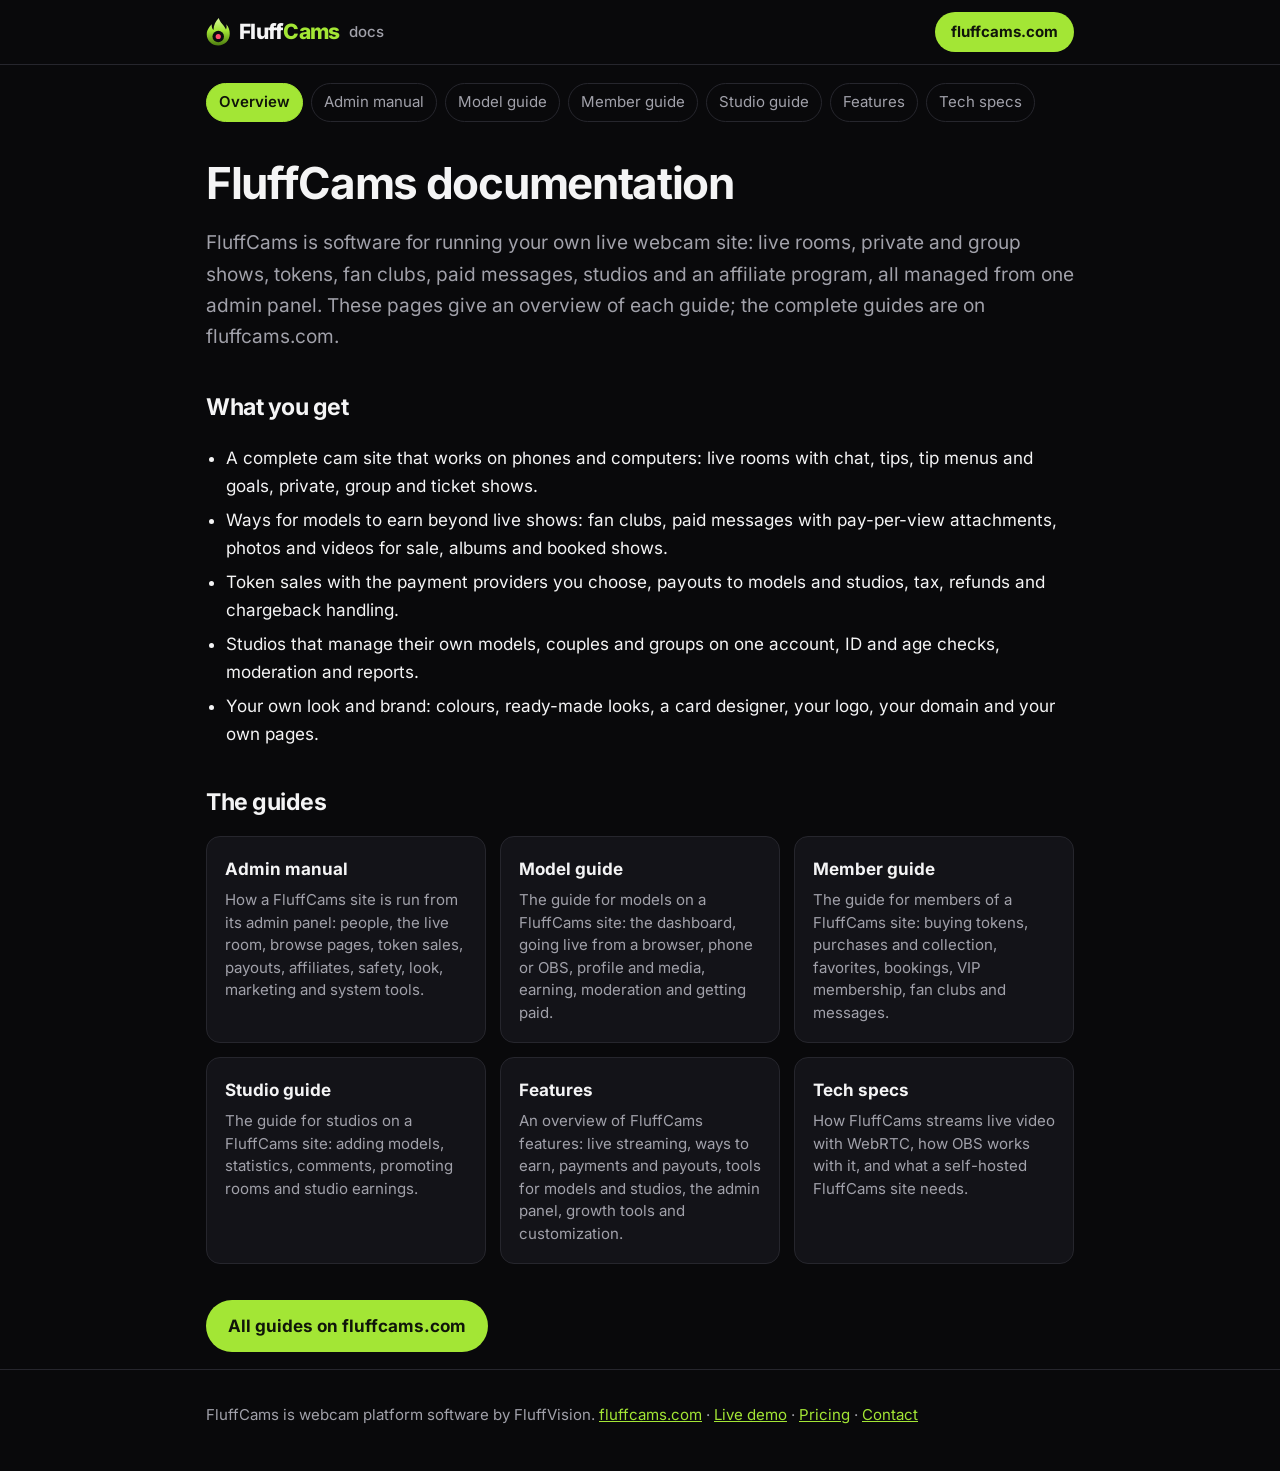
<file: index.html>
<!doctype html>
<html lang="en">
<head>
<meta charset="utf-8">
<meta name="viewport" content="width=device-width, initial-scale=1">
<title>FluffCams documentation: webcam platform software</title>
<meta name="description" content="What FluffCams is and how to run a live webcam site with it: guides for site owners, models, studios and members.">
<link rel="canonical" href="https://fluffcams.github.io/">
<meta name="google-site-verification" content="PcugKjRMslemBCjX_sc_W9IA26r-CPSDRGikKKZsCIQ">
<link rel="icon" href="/img/logo.svg" type="image/svg+xml">
<meta property="og:type" content="website">
<meta property="og:site_name" content="FluffCams documentation">
<meta property="og:title" content="FluffCams documentation: webcam platform software">
<meta property="og:description" content="What FluffCams is and how to run a live webcam site with it: guides for site owners, models, studios and members.">
<meta property="og:url" content="https://fluffcams.github.io/">
<meta property="og:image" content="https://fluffcams.github.io/img/share.png">
<meta property="og:image:width" content="1280">
<meta property="og:image:height" content="640">
<meta name="twitter:card" content="summary_large_image">
<link rel="stylesheet" href="/style.css">
<script type="application/ld+json">{"@context":"https://schema.org","@type":"TechArticle","headline":"FluffCams documentation: webcam platform software","description":"What FluffCams is and how to run a live webcam site with it: guides for site owners, models, studios and members.","url":"https://fluffcams.github.io/","publisher":{"@type":"Organization","name":"FluffCams","url":"https://fluffcams.com/"}}</script>
</head>
<body>
<header class="top"><div class="wrap"><a class="logo" href="/"><img src="/img/logo.svg" alt="" width="25" height="30"><span>Fluff<b>Cams</b></span><small>docs</small></a><a class="cta" href="https://fluffcams.com/">fluffcams.com</a></div></header>
<div class="wrap"><nav class="nav" aria-label="Guides"><a href="/" aria-current="page">Overview</a><a href="/admin-manual.html">Admin manual</a><a href="/model-guide.html">Model guide</a><a href="/member-guide.html">Member guide</a><a href="/studio-guide.html">Studio guide</a><a href="/features.html">Features</a><a href="/tech-specs.html">Tech specs</a></nav></div>
<main class="wrap">
<h1>FluffCams documentation</h1>
<p class="lead">FluffCams is software for running your own live webcam site: live rooms, private and group shows, tokens, fan clubs, paid messages, studios and an affiliate program, all managed from one admin panel. These pages give an overview of each guide; the complete guides are on fluffcams.com.</p>
<h2>What you get</h2>
<ul><li>A complete cam site that works on phones and computers: live rooms with chat, tips, tip menus and goals, private, group and ticket shows.</li><li>Ways for models to earn beyond live shows: fan clubs, paid messages with pay-per-view attachments, photos and videos for sale, albums and booked shows.</li><li>Token sales with the payment providers you choose, payouts to models and studios, tax, refunds and chargeback handling.</li><li>Studios that manage their own models, couples and groups on one account, ID and age checks, moderation and reports.</li><li>Your own look and brand: colours, ready-made looks, a card designer, your logo, your domain and your own pages.</li></ul>
<h2>The guides</h2>
<div class="cards"><a class="card" href="/admin-manual.html"><b>Admin manual</b><span>How a FluffCams site is run from its admin panel: people, the live room, browse pages, token sales, payouts, affiliates, safety, look, marketing and system tools.</span></a><a class="card" href="/model-guide.html"><b>Model guide</b><span>The guide for models on a FluffCams site: the dashboard, going live from a browser, phone or OBS, profile and media, earning, moderation and getting paid.</span></a><a class="card" href="/member-guide.html"><b>Member guide</b><span>The guide for members of a FluffCams site: buying tokens, purchases and collection, favorites, bookings, VIP membership, fan clubs and messages.</span></a><a class="card" href="/studio-guide.html"><b>Studio guide</b><span>The guide for studios on a FluffCams site: adding models, statistics, comments, promoting rooms and studio earnings.</span></a><a class="card" href="/features.html"><b>Features</b><span>An overview of FluffCams features: live streaming, ways to earn, payments and payouts, tools for models and studios, the admin panel, growth tools and customization.</span></a><a class="card" href="/tech-specs.html"><b>Tech specs</b><span>How FluffCams streams live video with WebRTC, how OBS works with it, and what a self-hosted FluffCams site needs.</span></a></div>
<p class="full"><a class="btn" href="https://fluffcams.com/docs">All guides on fluffcams.com</a></p>
</main>
<footer class="foot"><div class="wrap"><p>FluffCams is webcam platform software by FluffVision. <a href="https://fluffcams.com/">fluffcams.com</a> · <a href="https://fluffcams.com/demo">Live demo</a> · <a href="https://fluffcams.com/pricing">Pricing</a> · <a href="https://fluffcams.com/contact">Contact</a></p></div></footer>
</body>
</html>
</file>
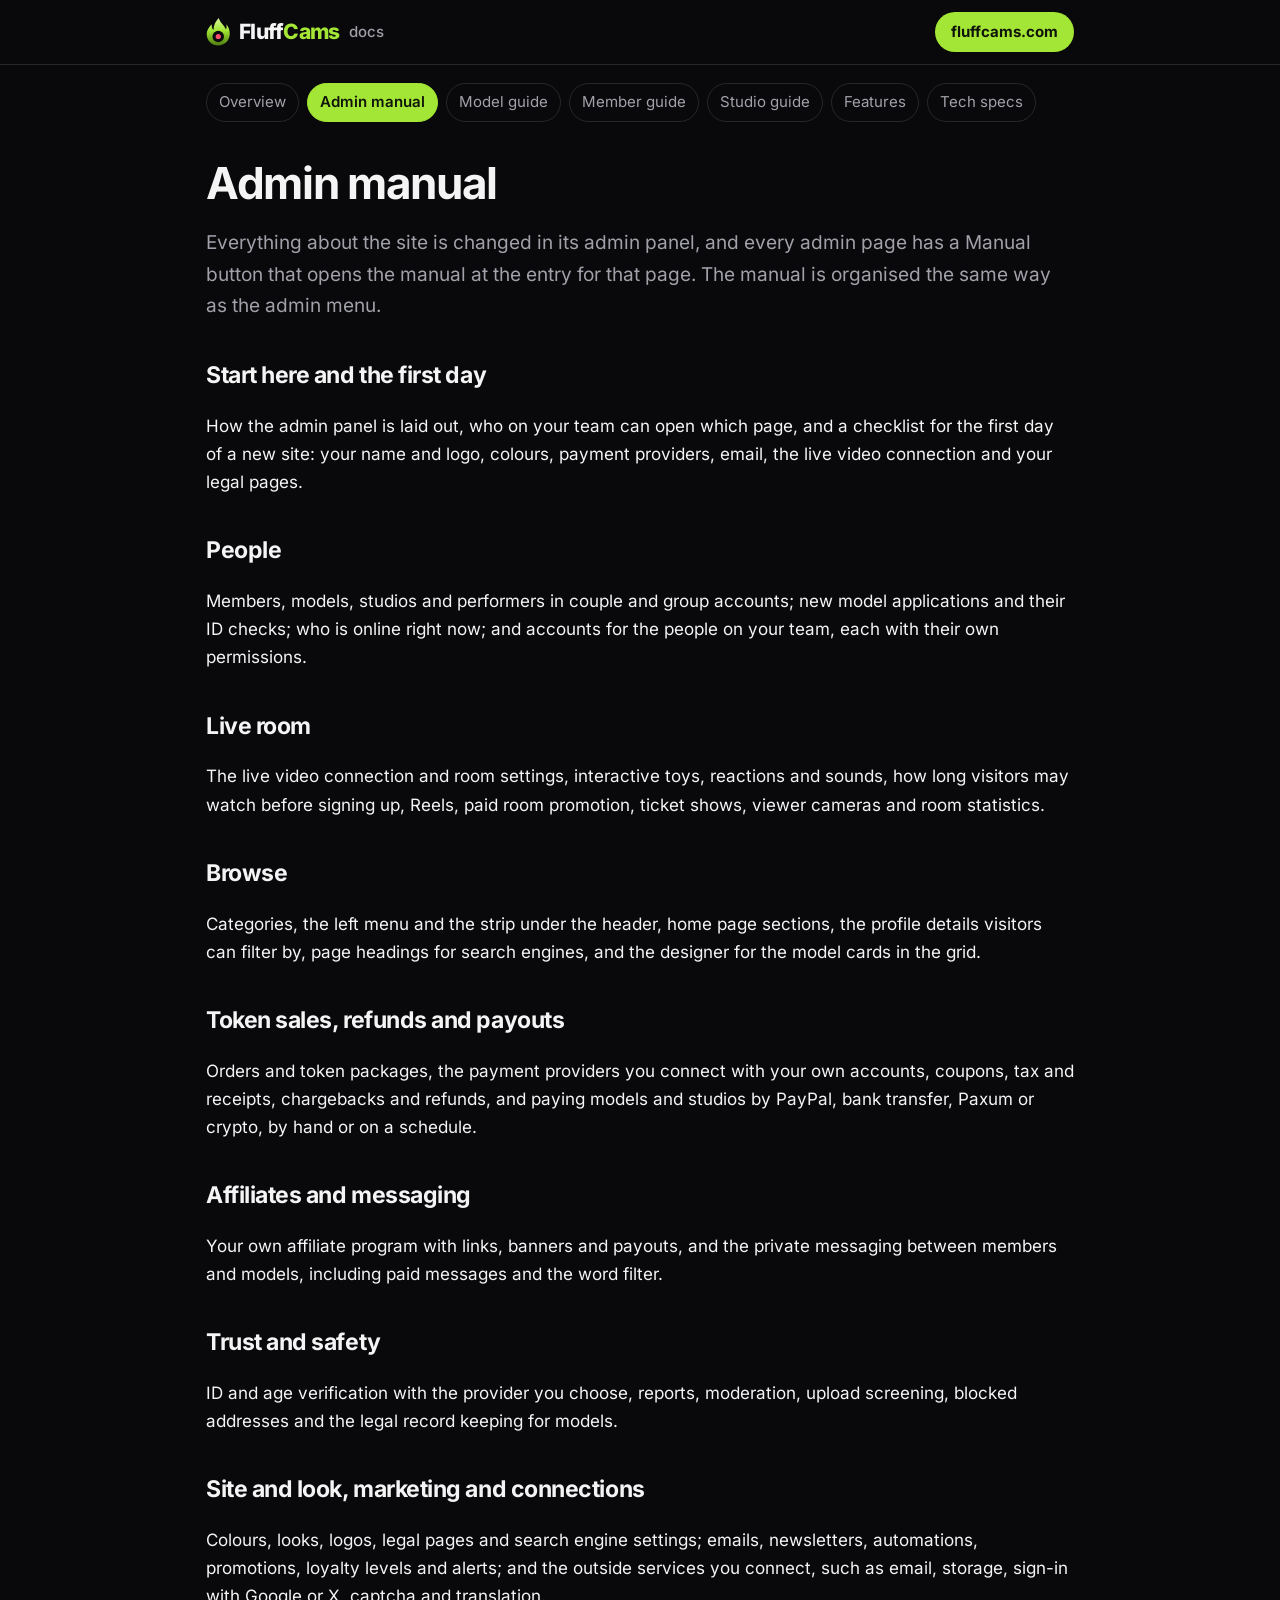
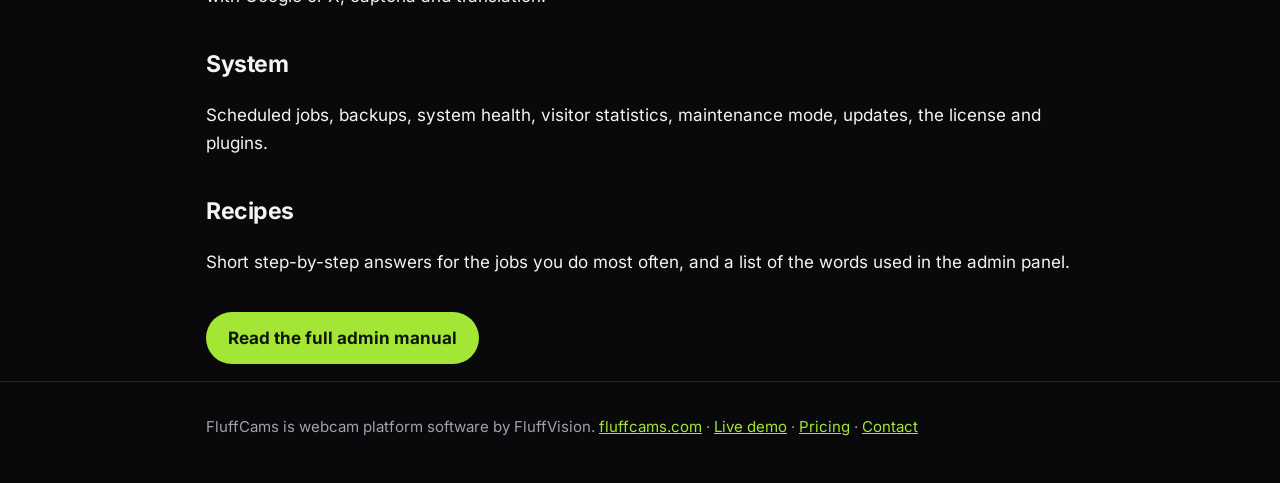
<file: admin-manual.html>
<!doctype html>
<html lang="en">
<head>
<meta charset="utf-8">
<meta name="viewport" content="width=device-width, initial-scale=1">
<title>Admin manual: running a FluffCams site</title>
<meta name="description" content="How a FluffCams site is run from its admin panel: people, the live room, browse pages, token sales, payouts, affiliates, safety, look, marketing and system tools.">
<link rel="canonical" href="https://fluffcams.github.io/admin-manual.html">
<link rel="icon" href="/img/logo.svg" type="image/svg+xml">
<meta property="og:type" content="website">
<meta property="og:site_name" content="FluffCams documentation">
<meta property="og:title" content="Admin manual: running a FluffCams site">
<meta property="og:description" content="How a FluffCams site is run from its admin panel: people, the live room, browse pages, token sales, payouts, affiliates, safety, look, marketing and system tools.">
<meta property="og:url" content="https://fluffcams.github.io/admin-manual.html">
<meta property="og:image" content="https://fluffcams.github.io/img/share.png">
<meta property="og:image:width" content="1280">
<meta property="og:image:height" content="640">
<meta name="twitter:card" content="summary_large_image">
<link rel="stylesheet" href="/style.css">
<script type="application/ld+json">{"@context":"https://schema.org","@type":"TechArticle","headline":"Admin manual: running a FluffCams site","description":"How a FluffCams site is run from its admin panel: people, the live room, browse pages, token sales, payouts, affiliates, safety, look, marketing and system tools.","url":"https://fluffcams.github.io/admin-manual.html","publisher":{"@type":"Organization","name":"FluffCams","url":"https://fluffcams.com/"}}</script>
</head>
<body>
<header class="top"><div class="wrap"><a class="logo" href="/"><img src="/img/logo.svg" alt="" width="25" height="30"><span>Fluff<b>Cams</b></span><small>docs</small></a><a class="cta" href="https://fluffcams.com/">fluffcams.com</a></div></header>
<div class="wrap"><nav class="nav" aria-label="Guides"><a href="/">Overview</a><a href="/admin-manual.html" aria-current="page">Admin manual</a><a href="/model-guide.html">Model guide</a><a href="/member-guide.html">Member guide</a><a href="/studio-guide.html">Studio guide</a><a href="/features.html">Features</a><a href="/tech-specs.html">Tech specs</a></nav></div>
<main class="wrap">
<h1>Admin manual</h1>
<p class="lead">Everything about the site is changed in its admin panel, and every admin page has a Manual button that opens the manual at the entry for that page. The manual is organised the same way as the admin menu.</p>
<h2>Start here and the first day</h2>
<p>How the admin panel is laid out, who on your team can open which page, and a checklist for the first day of a new site: your name and logo, colours, payment providers, email, the live video connection and your legal pages.</p>
<h2>People</h2>
<p>Members, models, studios and performers in couple and group accounts; new model applications and their ID checks; who is online right now; and accounts for the people on your team, each with their own permissions.</p>
<h2>Live room</h2>
<p>The live video connection and room settings, interactive toys, reactions and sounds, how long visitors may watch before signing up, Reels, paid room promotion, ticket shows, viewer cameras and room statistics.</p>
<h2>Browse</h2>
<p>Categories, the left menu and the strip under the header, home page sections, the profile details visitors can filter by, page headings for search engines, and the designer for the model cards in the grid.</p>
<h2>Token sales, refunds and payouts</h2>
<p>Orders and token packages, the payment providers you connect with your own accounts, coupons, tax and receipts, chargebacks and refunds, and paying models and studios by PayPal, bank transfer, Paxum or crypto, by hand or on a schedule.</p>
<h2>Affiliates and messaging</h2>
<p>Your own affiliate program with links, banners and payouts, and the private messaging between members and models, including paid messages and the word filter.</p>
<h2>Trust and safety</h2>
<p>ID and age verification with the provider you choose, reports, moderation, upload screening, blocked addresses and the legal record keeping for models.</p>
<h2>Site and look, marketing and connections</h2>
<p>Colours, looks, logos, legal pages and search engine settings; emails, newsletters, automations, promotions, loyalty levels and alerts; and the outside services you connect, such as email, storage, sign-in with Google or X, captcha and translation.</p>
<h2>System</h2>
<p>Scheduled jobs, backups, system health, visitor statistics, maintenance mode, updates, the license and plugins.</p>
<h2>Recipes</h2>
<p>Short step-by-step answers for the jobs you do most often, and a list of the words used in the admin panel.</p>
<p class="full"><a class="btn" href="https://fluffcams.com/docs/admin-manual">Read the full admin manual</a></p>
</main>
<footer class="foot"><div class="wrap"><p>FluffCams is webcam platform software by FluffVision. <a href="https://fluffcams.com/">fluffcams.com</a> · <a href="https://fluffcams.com/demo">Live demo</a> · <a href="https://fluffcams.com/pricing">Pricing</a> · <a href="https://fluffcams.com/contact">Contact</a></p></div></footer>
</body>
</html>
</file>
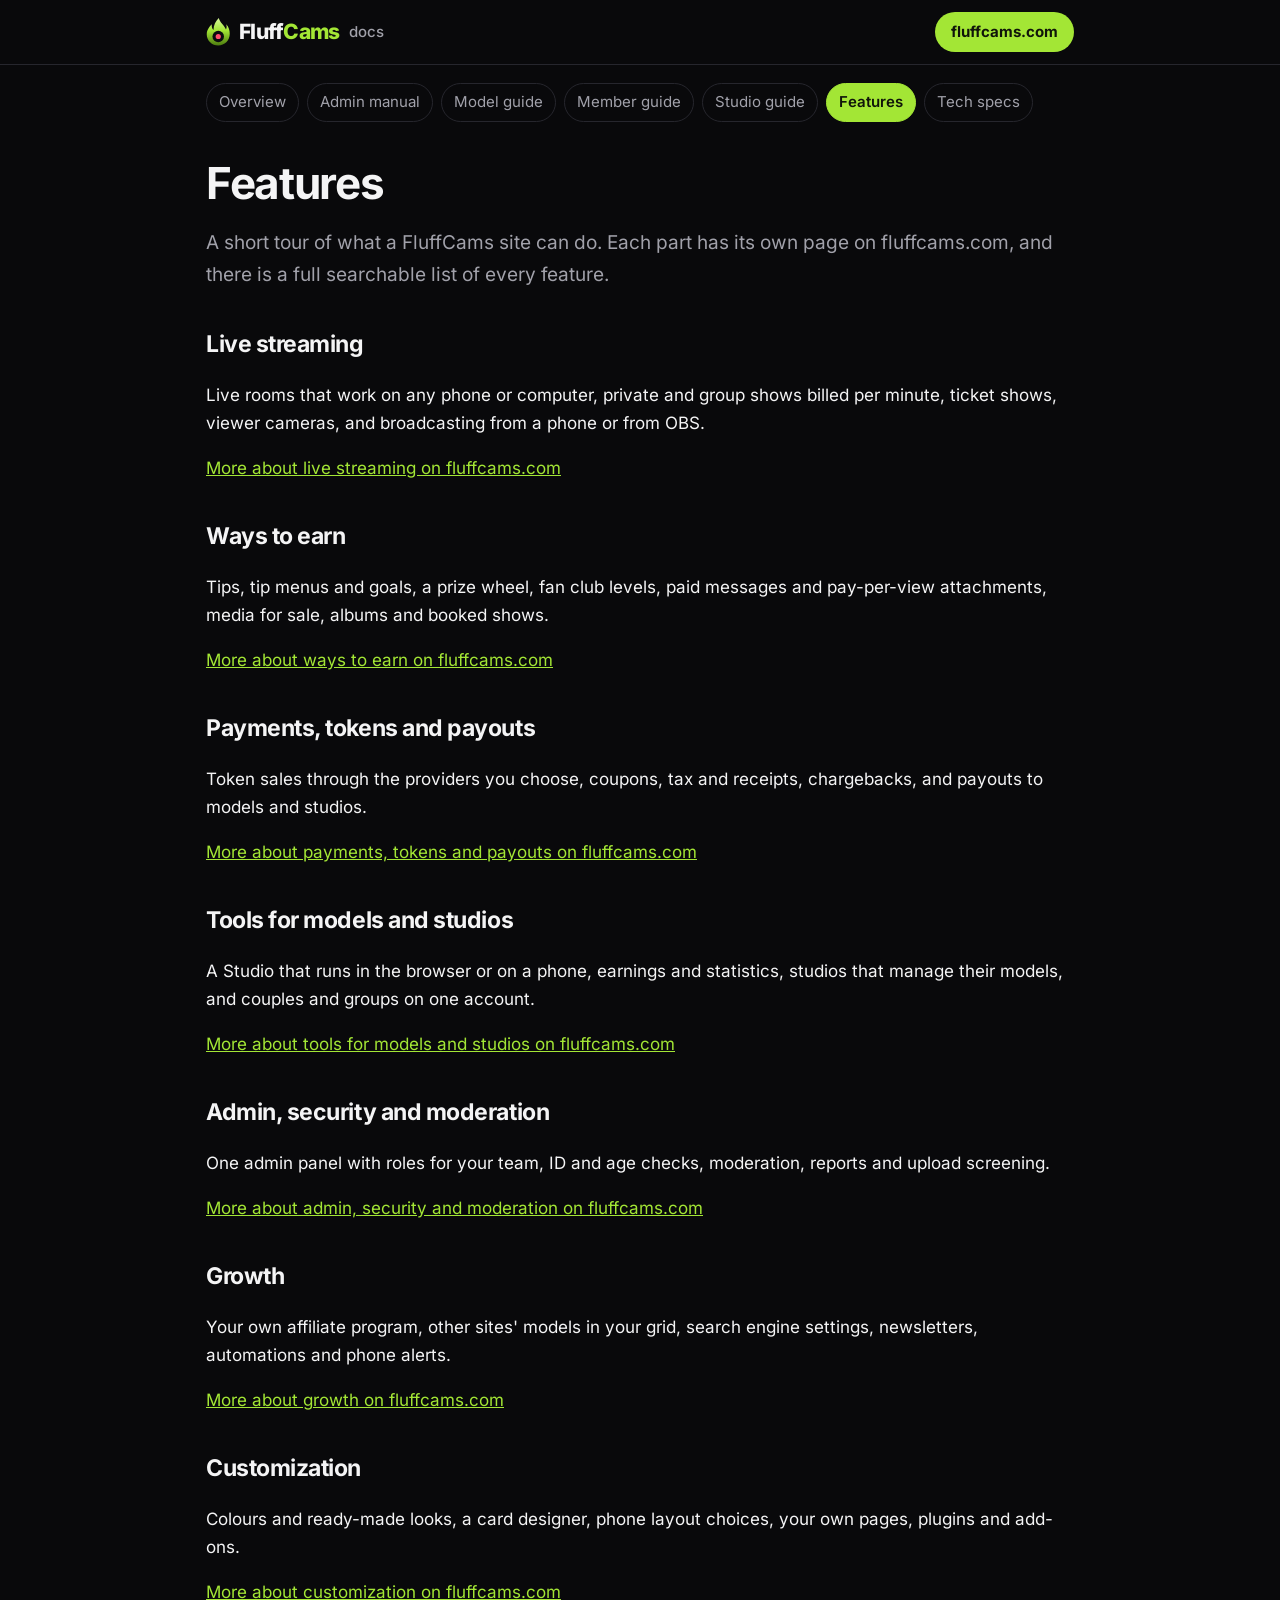
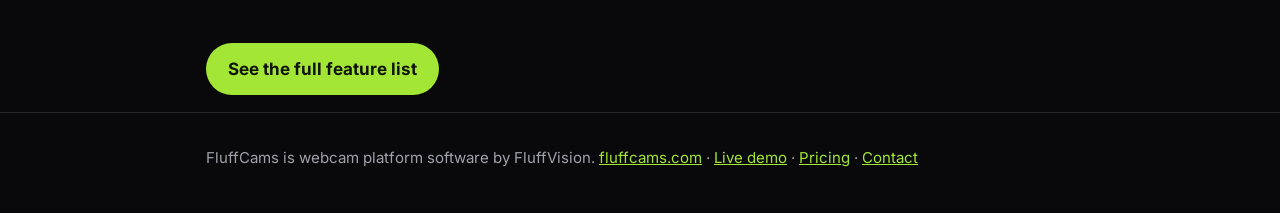
<file: features.html>
<!doctype html>
<html lang="en">
<head>
<meta charset="utf-8">
<meta name="viewport" content="width=device-width, initial-scale=1">
<title>FluffCams features: everything a big cam site has</title>
<meta name="description" content="An overview of FluffCams features: live streaming, ways to earn, payments and payouts, tools for models and studios, the admin panel, growth tools and customization.">
<link rel="canonical" href="https://fluffcams.github.io/features.html">
<link rel="icon" href="/img/logo.svg" type="image/svg+xml">
<meta property="og:type" content="website">
<meta property="og:site_name" content="FluffCams documentation">
<meta property="og:title" content="FluffCams features: everything a big cam site has">
<meta property="og:description" content="An overview of FluffCams features: live streaming, ways to earn, payments and payouts, tools for models and studios, the admin panel, growth tools and customization.">
<meta property="og:url" content="https://fluffcams.github.io/features.html">
<meta property="og:image" content="https://fluffcams.github.io/img/share.png">
<meta property="og:image:width" content="1280">
<meta property="og:image:height" content="640">
<meta name="twitter:card" content="summary_large_image">
<link rel="stylesheet" href="/style.css">
<script type="application/ld+json">{"@context":"https://schema.org","@type":"TechArticle","headline":"FluffCams features: everything a big cam site has","description":"An overview of FluffCams features: live streaming, ways to earn, payments and payouts, tools for models and studios, the admin panel, growth tools and customization.","url":"https://fluffcams.github.io/features.html","publisher":{"@type":"Organization","name":"FluffCams","url":"https://fluffcams.com/"}}</script>
</head>
<body>
<header class="top"><div class="wrap"><a class="logo" href="/"><img src="/img/logo.svg" alt="" width="25" height="30"><span>Fluff<b>Cams</b></span><small>docs</small></a><a class="cta" href="https://fluffcams.com/">fluffcams.com</a></div></header>
<div class="wrap"><nav class="nav" aria-label="Guides"><a href="/">Overview</a><a href="/admin-manual.html">Admin manual</a><a href="/model-guide.html">Model guide</a><a href="/member-guide.html">Member guide</a><a href="/studio-guide.html">Studio guide</a><a href="/features.html" aria-current="page">Features</a><a href="/tech-specs.html">Tech specs</a></nav></div>
<main class="wrap">
<h1>Features</h1>
<p class="lead">A short tour of what a FluffCams site can do. Each part has its own page on fluffcams.com, and there is a full searchable list of every feature.</p>
<h2>Live streaming</h2>
<p>Live rooms that work on any phone or computer, private and group shows billed per minute, ticket shows, viewer cameras, and broadcasting from a phone or from OBS.</p>
<p><a href="https://fluffcams.com/features/live-streaming">More about live streaming on fluffcams.com</a></p>
<h2>Ways to earn</h2>
<p>Tips, tip menus and goals, a prize wheel, fan club levels, paid messages and pay-per-view attachments, media for sale, albums and booked shows.</p>
<p><a href="https://fluffcams.com/features/monetization">More about ways to earn on fluffcams.com</a></p>
<h2>Payments, tokens and payouts</h2>
<p>Token sales through the providers you choose, coupons, tax and receipts, chargebacks, and payouts to models and studios.</p>
<p><a href="https://fluffcams.com/features/payments">More about payments, tokens and payouts on fluffcams.com</a></p>
<h2>Tools for models and studios</h2>
<p>A Studio that runs in the browser or on a phone, earnings and statistics, studios that manage their models, and couples and groups on one account.</p>
<p><a href="https://fluffcams.com/features/model-tools">More about tools for models and studios on fluffcams.com</a></p>
<h2>Admin, security and moderation</h2>
<p>One admin panel with roles for your team, ID and age checks, moderation, reports and upload screening.</p>
<p><a href="https://fluffcams.com/features/admin">More about admin, security and moderation on fluffcams.com</a></p>
<h2>Growth</h2>
<p>Your own affiliate program, other sites&#x27; models in your grid, search engine settings, newsletters, automations and phone alerts.</p>
<p><a href="https://fluffcams.com/features/growth">More about growth on fluffcams.com</a></p>
<h2>Customization</h2>
<p>Colours and ready-made looks, a card designer, phone layout choices, your own pages, plugins and add-ons.</p>
<p><a href="https://fluffcams.com/features/customization">More about customization on fluffcams.com</a></p>
<p class="full"><a class="btn" href="https://fluffcams.com/features/all">See the full feature list</a></p>
</main>
<footer class="foot"><div class="wrap"><p>FluffCams is webcam platform software by FluffVision. <a href="https://fluffcams.com/">fluffcams.com</a> · <a href="https://fluffcams.com/demo">Live demo</a> · <a href="https://fluffcams.com/pricing">Pricing</a> · <a href="https://fluffcams.com/contact">Contact</a></p></div></footer>
</body>
</html>
</file>
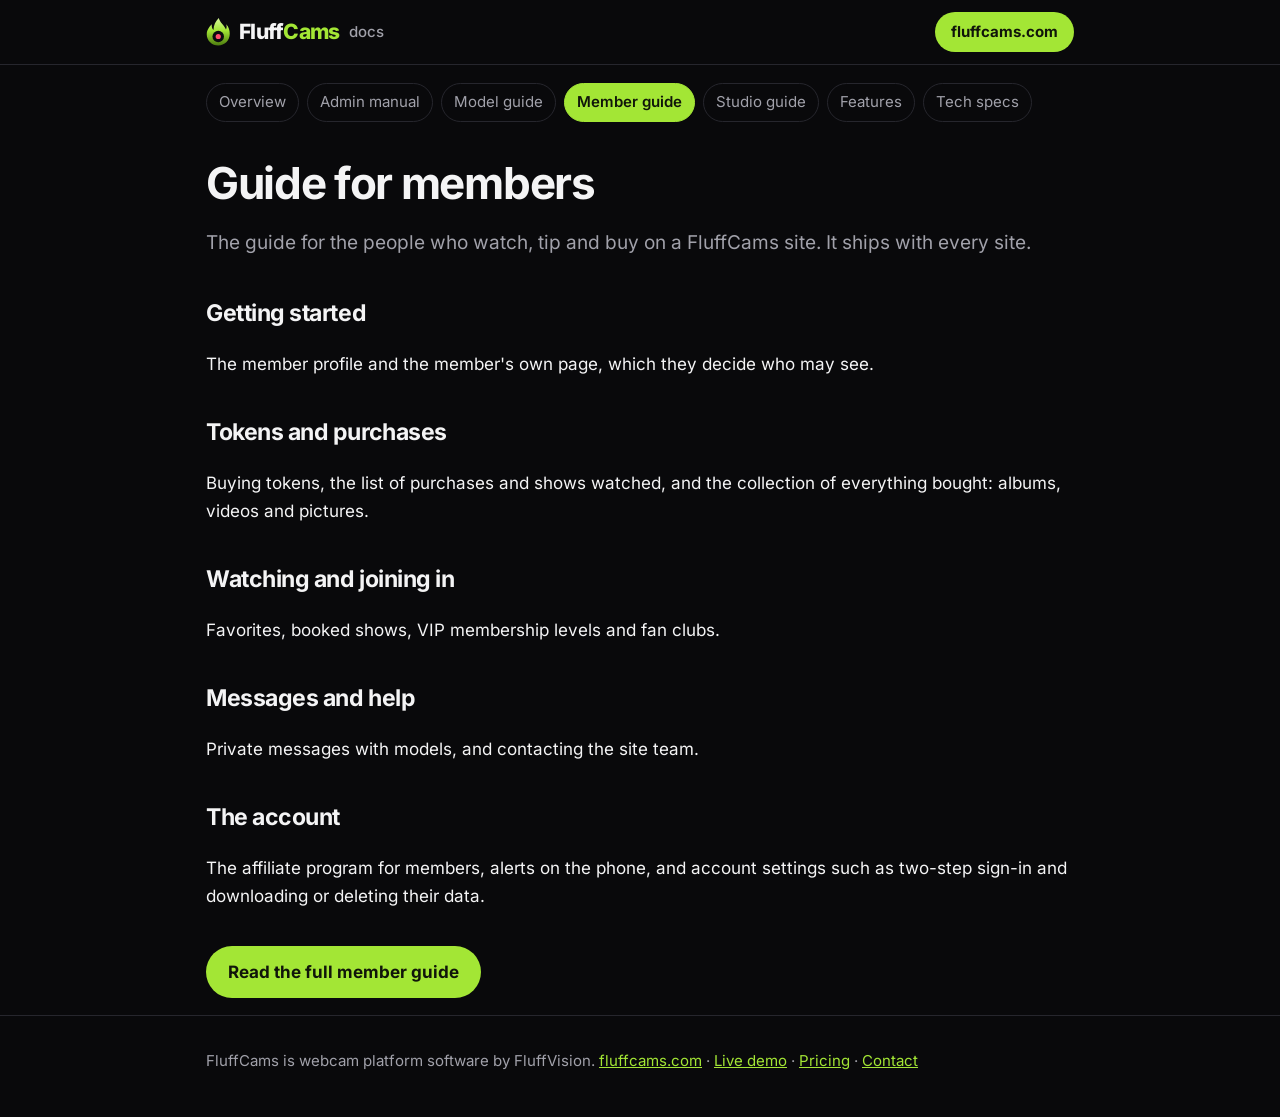
<file: member-guide.html>
<!doctype html>
<html lang="en">
<head>
<meta charset="utf-8">
<meta name="viewport" content="width=device-width, initial-scale=1">
<title>Member guide: tokens, shows and messages on a FluffCams site</title>
<meta name="description" content="The guide for members of a FluffCams site: buying tokens, purchases and collection, favorites, bookings, VIP membership, fan clubs and messages.">
<link rel="canonical" href="https://fluffcams.github.io/member-guide.html">
<link rel="icon" href="/img/logo.svg" type="image/svg+xml">
<meta property="og:type" content="website">
<meta property="og:site_name" content="FluffCams documentation">
<meta property="og:title" content="Member guide: tokens, shows and messages on a FluffCams site">
<meta property="og:description" content="The guide for members of a FluffCams site: buying tokens, purchases and collection, favorites, bookings, VIP membership, fan clubs and messages.">
<meta property="og:url" content="https://fluffcams.github.io/member-guide.html">
<meta property="og:image" content="https://fluffcams.github.io/img/share.png">
<meta property="og:image:width" content="1280">
<meta property="og:image:height" content="640">
<meta name="twitter:card" content="summary_large_image">
<link rel="stylesheet" href="/style.css">
<script type="application/ld+json">{"@context":"https://schema.org","@type":"TechArticle","headline":"Member guide: tokens, shows and messages on a FluffCams site","description":"The guide for members of a FluffCams site: buying tokens, purchases and collection, favorites, bookings, VIP membership, fan clubs and messages.","url":"https://fluffcams.github.io/member-guide.html","publisher":{"@type":"Organization","name":"FluffCams","url":"https://fluffcams.com/"}}</script>
</head>
<body>
<header class="top"><div class="wrap"><a class="logo" href="/"><img src="/img/logo.svg" alt="" width="25" height="30"><span>Fluff<b>Cams</b></span><small>docs</small></a><a class="cta" href="https://fluffcams.com/">fluffcams.com</a></div></header>
<div class="wrap"><nav class="nav" aria-label="Guides"><a href="/">Overview</a><a href="/admin-manual.html">Admin manual</a><a href="/model-guide.html">Model guide</a><a href="/member-guide.html" aria-current="page">Member guide</a><a href="/studio-guide.html">Studio guide</a><a href="/features.html">Features</a><a href="/tech-specs.html">Tech specs</a></nav></div>
<main class="wrap">
<h1>Guide for members</h1>
<p class="lead">The guide for the people who watch, tip and buy on a FluffCams site. It ships with every site.</p>
<h2>Getting started</h2>
<p>The member profile and the member&#x27;s own page, which they decide who may see.</p>
<h2>Tokens and purchases</h2>
<p>Buying tokens, the list of purchases and shows watched, and the collection of everything bought: albums, videos and pictures.</p>
<h2>Watching and joining in</h2>
<p>Favorites, booked shows, VIP membership levels and fan clubs.</p>
<h2>Messages and help</h2>
<p>Private messages with models, and contacting the site team.</p>
<h2>The account</h2>
<p>The affiliate program for members, alerts on the phone, and account settings such as two-step sign-in and downloading or deleting their data.</p>
<p class="full"><a class="btn" href="https://fluffcams.com/docs/member-guide">Read the full member guide</a></p>
</main>
<footer class="foot"><div class="wrap"><p>FluffCams is webcam platform software by FluffVision. <a href="https://fluffcams.com/">fluffcams.com</a> · <a href="https://fluffcams.com/demo">Live demo</a> · <a href="https://fluffcams.com/pricing">Pricing</a> · <a href="https://fluffcams.com/contact">Contact</a></p></div></footer>
</body>
</html>
</file>
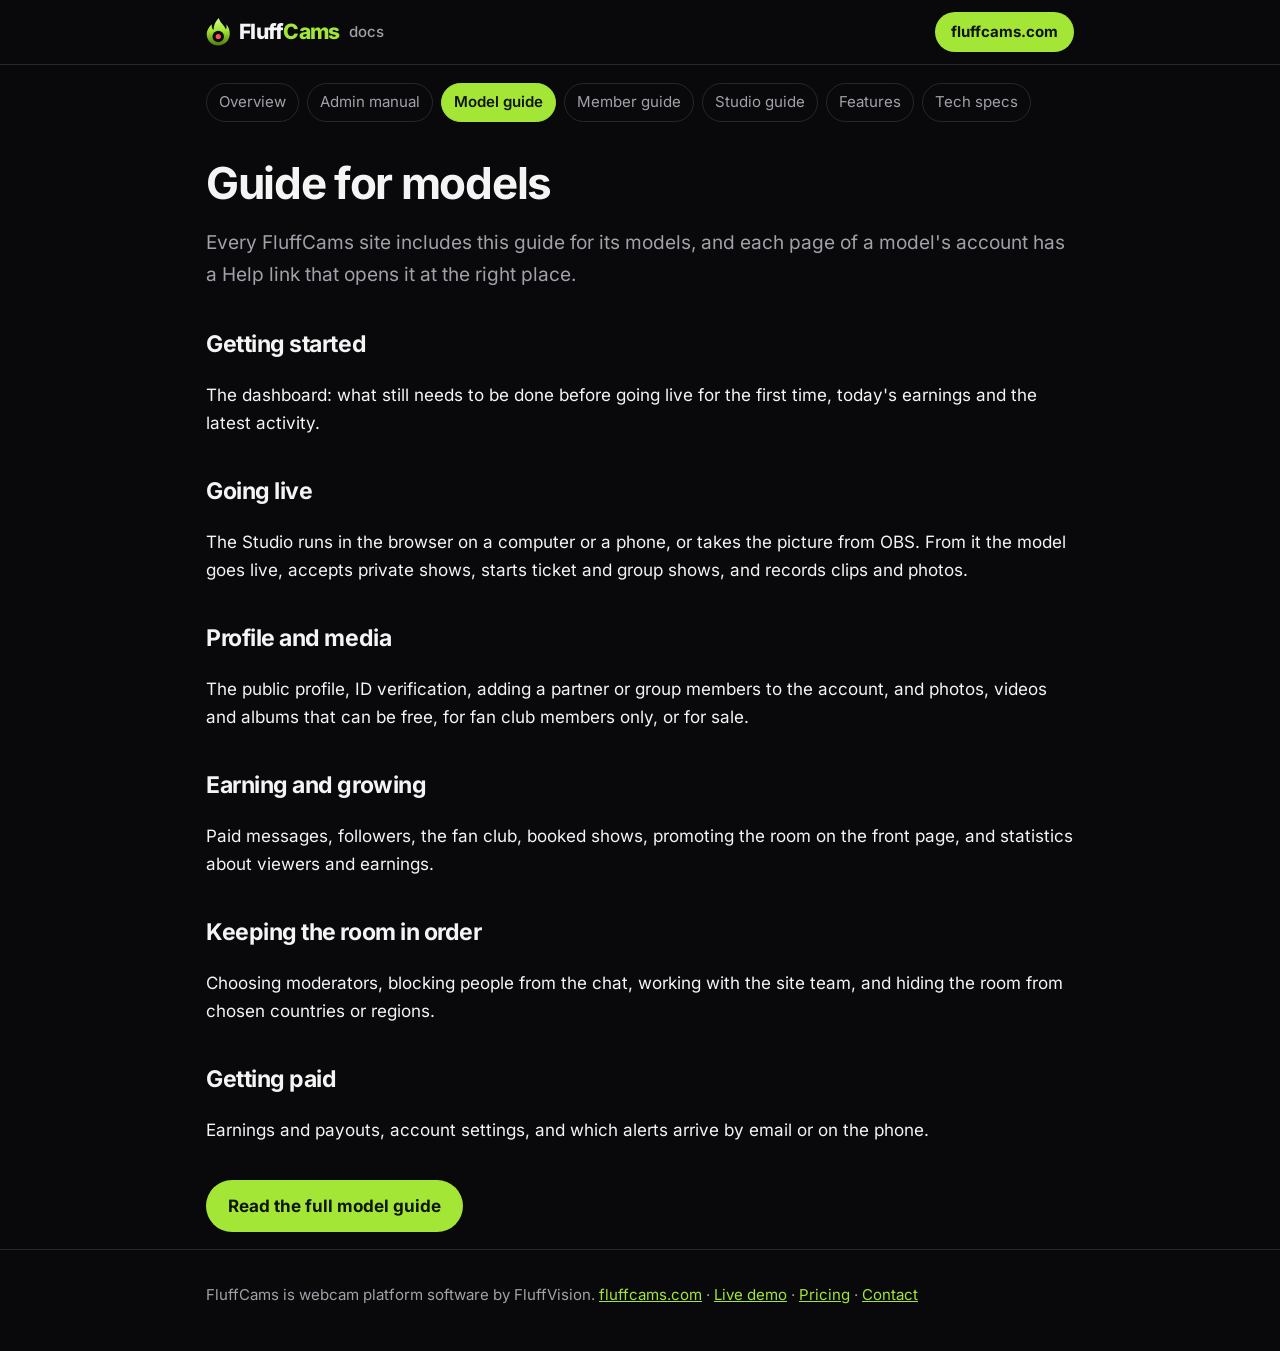
<file: model-guide.html>
<!doctype html>
<html lang="en">
<head>
<meta charset="utf-8">
<meta name="viewport" content="width=device-width, initial-scale=1">
<title>Model guide: going live and earning on a FluffCams site</title>
<meta name="description" content="The guide for models on a FluffCams site: the dashboard, going live from a browser, phone or OBS, profile and media, earning, moderation and getting paid.">
<link rel="canonical" href="https://fluffcams.github.io/model-guide.html">
<link rel="icon" href="/img/logo.svg" type="image/svg+xml">
<meta property="og:type" content="website">
<meta property="og:site_name" content="FluffCams documentation">
<meta property="og:title" content="Model guide: going live and earning on a FluffCams site">
<meta property="og:description" content="The guide for models on a FluffCams site: the dashboard, going live from a browser, phone or OBS, profile and media, earning, moderation and getting paid.">
<meta property="og:url" content="https://fluffcams.github.io/model-guide.html">
<meta property="og:image" content="https://fluffcams.github.io/img/share.png">
<meta property="og:image:width" content="1280">
<meta property="og:image:height" content="640">
<meta name="twitter:card" content="summary_large_image">
<link rel="stylesheet" href="/style.css">
<script type="application/ld+json">{"@context":"https://schema.org","@type":"TechArticle","headline":"Model guide: going live and earning on a FluffCams site","description":"The guide for models on a FluffCams site: the dashboard, going live from a browser, phone or OBS, profile and media, earning, moderation and getting paid.","url":"https://fluffcams.github.io/model-guide.html","publisher":{"@type":"Organization","name":"FluffCams","url":"https://fluffcams.com/"}}</script>
</head>
<body>
<header class="top"><div class="wrap"><a class="logo" href="/"><img src="/img/logo.svg" alt="" width="25" height="30"><span>Fluff<b>Cams</b></span><small>docs</small></a><a class="cta" href="https://fluffcams.com/">fluffcams.com</a></div></header>
<div class="wrap"><nav class="nav" aria-label="Guides"><a href="/">Overview</a><a href="/admin-manual.html">Admin manual</a><a href="/model-guide.html" aria-current="page">Model guide</a><a href="/member-guide.html">Member guide</a><a href="/studio-guide.html">Studio guide</a><a href="/features.html">Features</a><a href="/tech-specs.html">Tech specs</a></nav></div>
<main class="wrap">
<h1>Guide for models</h1>
<p class="lead">Every FluffCams site includes this guide for its models, and each page of a model&#x27;s account has a Help link that opens it at the right place.</p>
<h2>Getting started</h2>
<p>The dashboard: what still needs to be done before going live for the first time, today&#x27;s earnings and the latest activity.</p>
<h2>Going live</h2>
<p>The Studio runs in the browser on a computer or a phone, or takes the picture from OBS. From it the model goes live, accepts private shows, starts ticket and group shows, and records clips and photos.</p>
<h2>Profile and media</h2>
<p>The public profile, ID verification, adding a partner or group members to the account, and photos, videos and albums that can be free, for fan club members only, or for sale.</p>
<h2>Earning and growing</h2>
<p>Paid messages, followers, the fan club, booked shows, promoting the room on the front page, and statistics about viewers and earnings.</p>
<h2>Keeping the room in order</h2>
<p>Choosing moderators, blocking people from the chat, working with the site team, and hiding the room from chosen countries or regions.</p>
<h2>Getting paid</h2>
<p>Earnings and payouts, account settings, and which alerts arrive by email or on the phone.</p>
<p class="full"><a class="btn" href="https://fluffcams.com/docs/model-guide">Read the full model guide</a></p>
</main>
<footer class="foot"><div class="wrap"><p>FluffCams is webcam platform software by FluffVision. <a href="https://fluffcams.com/">fluffcams.com</a> · <a href="https://fluffcams.com/demo">Live demo</a> · <a href="https://fluffcams.com/pricing">Pricing</a> · <a href="https://fluffcams.com/contact">Contact</a></p></div></footer>
</body>
</html>
</file>
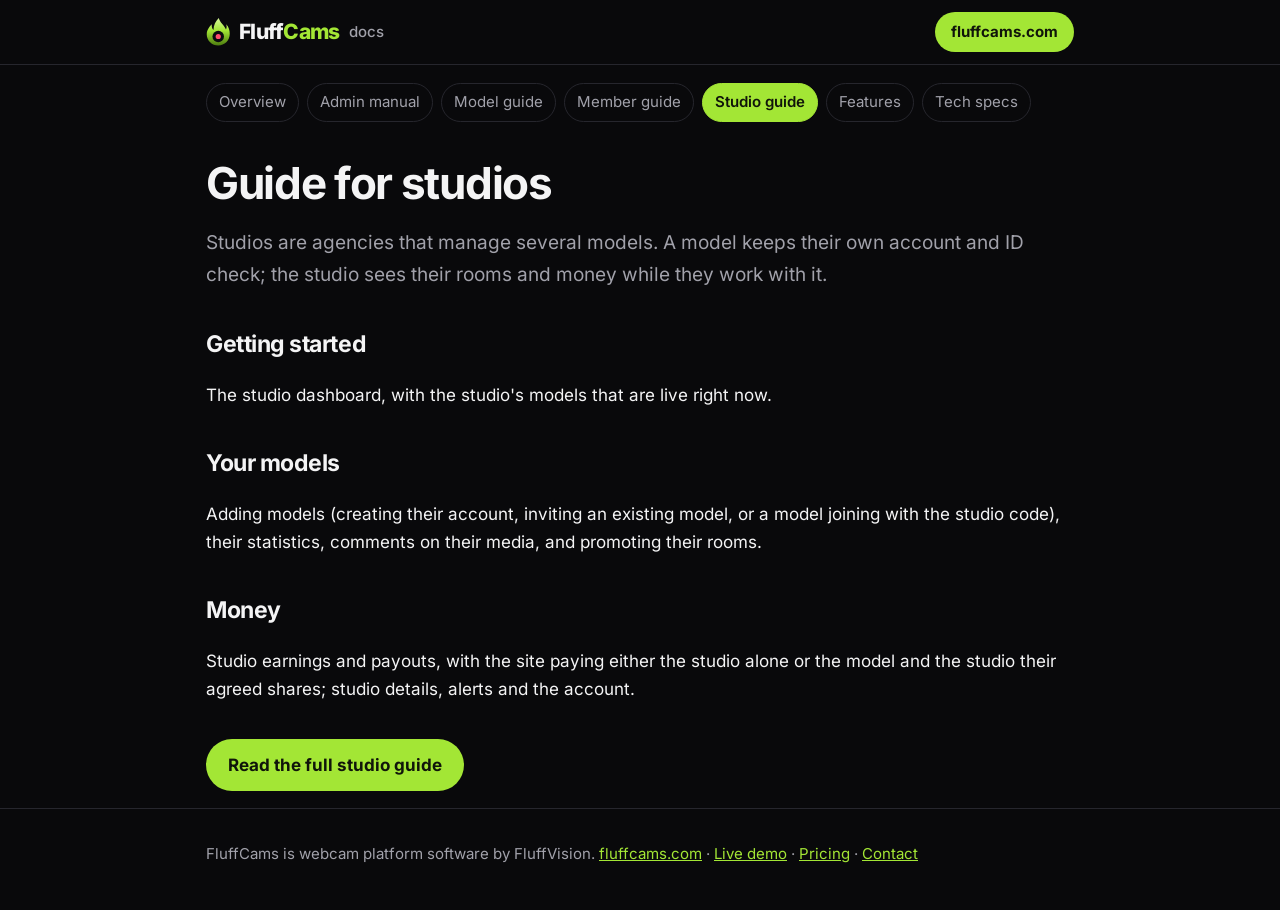
<file: studio-guide.html>
<!doctype html>
<html lang="en">
<head>
<meta charset="utf-8">
<meta name="viewport" content="width=device-width, initial-scale=1">
<title>Studio guide: managing models on a FluffCams site</title>
<meta name="description" content="The guide for studios on a FluffCams site: adding models, statistics, comments, promoting rooms and studio earnings.">
<link rel="canonical" href="https://fluffcams.github.io/studio-guide.html">
<link rel="icon" href="/img/logo.svg" type="image/svg+xml">
<meta property="og:type" content="website">
<meta property="og:site_name" content="FluffCams documentation">
<meta property="og:title" content="Studio guide: managing models on a FluffCams site">
<meta property="og:description" content="The guide for studios on a FluffCams site: adding models, statistics, comments, promoting rooms and studio earnings.">
<meta property="og:url" content="https://fluffcams.github.io/studio-guide.html">
<meta property="og:image" content="https://fluffcams.github.io/img/share.png">
<meta property="og:image:width" content="1280">
<meta property="og:image:height" content="640">
<meta name="twitter:card" content="summary_large_image">
<link rel="stylesheet" href="/style.css">
<script type="application/ld+json">{"@context":"https://schema.org","@type":"TechArticle","headline":"Studio guide: managing models on a FluffCams site","description":"The guide for studios on a FluffCams site: adding models, statistics, comments, promoting rooms and studio earnings.","url":"https://fluffcams.github.io/studio-guide.html","publisher":{"@type":"Organization","name":"FluffCams","url":"https://fluffcams.com/"}}</script>
</head>
<body>
<header class="top"><div class="wrap"><a class="logo" href="/"><img src="/img/logo.svg" alt="" width="25" height="30"><span>Fluff<b>Cams</b></span><small>docs</small></a><a class="cta" href="https://fluffcams.com/">fluffcams.com</a></div></header>
<div class="wrap"><nav class="nav" aria-label="Guides"><a href="/">Overview</a><a href="/admin-manual.html">Admin manual</a><a href="/model-guide.html">Model guide</a><a href="/member-guide.html">Member guide</a><a href="/studio-guide.html" aria-current="page">Studio guide</a><a href="/features.html">Features</a><a href="/tech-specs.html">Tech specs</a></nav></div>
<main class="wrap">
<h1>Guide for studios</h1>
<p class="lead">Studios are agencies that manage several models. A model keeps their own account and ID check; the studio sees their rooms and money while they work with it.</p>
<h2>Getting started</h2>
<p>The studio dashboard, with the studio&#x27;s models that are live right now.</p>
<h2>Your models</h2>
<p>Adding models (creating their account, inviting an existing model, or a model joining with the studio code), their statistics, comments on their media, and promoting their rooms.</p>
<h2>Money</h2>
<p>Studio earnings and payouts, with the site paying either the studio alone or the model and the studio their agreed shares; studio details, alerts and the account.</p>
<p class="full"><a class="btn" href="https://fluffcams.com/docs/studio-guide">Read the full studio guide</a></p>
</main>
<footer class="foot"><div class="wrap"><p>FluffCams is webcam platform software by FluffVision. <a href="https://fluffcams.com/">fluffcams.com</a> · <a href="https://fluffcams.com/demo">Live demo</a> · <a href="https://fluffcams.com/pricing">Pricing</a> · <a href="https://fluffcams.com/contact">Contact</a></p></div></footer>
</body>
</html>
</file>
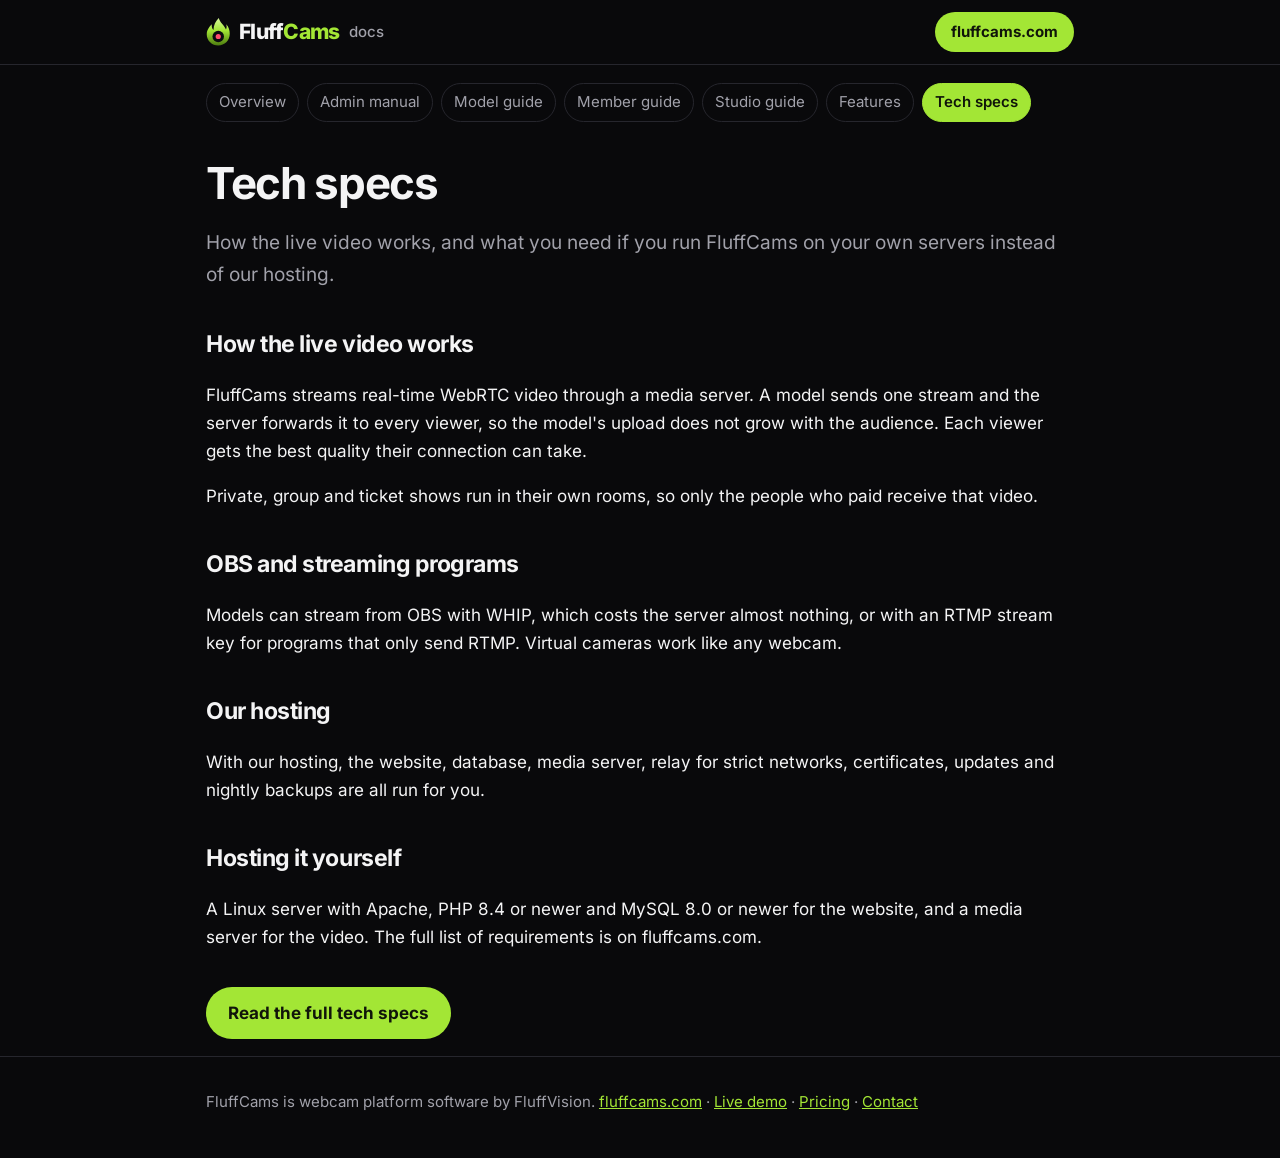
<file: tech-specs.html>
<!doctype html>
<html lang="en">
<head>
<meta charset="utf-8">
<meta name="viewport" content="width=device-width, initial-scale=1">
<title>FluffCams tech specs: how the live video works</title>
<meta name="description" content="How FluffCams streams live video with WebRTC, how OBS works with it, and what a self-hosted FluffCams site needs.">
<link rel="canonical" href="https://fluffcams.github.io/tech-specs.html">
<link rel="icon" href="/img/logo.svg" type="image/svg+xml">
<meta property="og:type" content="website">
<meta property="og:site_name" content="FluffCams documentation">
<meta property="og:title" content="FluffCams tech specs: how the live video works">
<meta property="og:description" content="How FluffCams streams live video with WebRTC, how OBS works with it, and what a self-hosted FluffCams site needs.">
<meta property="og:url" content="https://fluffcams.github.io/tech-specs.html">
<meta property="og:image" content="https://fluffcams.github.io/img/share.png">
<meta property="og:image:width" content="1280">
<meta property="og:image:height" content="640">
<meta name="twitter:card" content="summary_large_image">
<link rel="stylesheet" href="/style.css">
<script type="application/ld+json">{"@context":"https://schema.org","@type":"TechArticle","headline":"FluffCams tech specs: how the live video works","description":"How FluffCams streams live video with WebRTC, how OBS works with it, and what a self-hosted FluffCams site needs.","url":"https://fluffcams.github.io/tech-specs.html","publisher":{"@type":"Organization","name":"FluffCams","url":"https://fluffcams.com/"}}</script>
</head>
<body>
<header class="top"><div class="wrap"><a class="logo" href="/"><img src="/img/logo.svg" alt="" width="25" height="30"><span>Fluff<b>Cams</b></span><small>docs</small></a><a class="cta" href="https://fluffcams.com/">fluffcams.com</a></div></header>
<div class="wrap"><nav class="nav" aria-label="Guides"><a href="/">Overview</a><a href="/admin-manual.html">Admin manual</a><a href="/model-guide.html">Model guide</a><a href="/member-guide.html">Member guide</a><a href="/studio-guide.html">Studio guide</a><a href="/features.html">Features</a><a href="/tech-specs.html" aria-current="page">Tech specs</a></nav></div>
<main class="wrap">
<h1>Tech specs</h1>
<p class="lead">How the live video works, and what you need if you run FluffCams on your own servers instead of our hosting.</p>
<h2>How the live video works</h2>
<p>FluffCams streams real-time WebRTC video through a media server. A model sends one stream and the server forwards it to every viewer, so the model&#x27;s upload does not grow with the audience. Each viewer gets the best quality their connection can take.</p>
<p>Private, group and ticket shows run in their own rooms, so only the people who paid receive that video.</p>
<h2>OBS and streaming programs</h2>
<p>Models can stream from OBS with WHIP, which costs the server almost nothing, or with an RTMP stream key for programs that only send RTMP. Virtual cameras work like any webcam.</p>
<h2>Our hosting</h2>
<p>With our hosting, the website, database, media server, relay for strict networks, certificates, updates and nightly backups are all run for you.</p>
<h2>Hosting it yourself</h2>
<p>A Linux server with Apache, PHP 8.4 or newer and MySQL 8.0 or newer for the website, and a media server for the video. The full list of requirements is on fluffcams.com.</p>
<p class="full"><a class="btn" href="https://fluffcams.com/requirements">Read the full tech specs</a></p>
</main>
<footer class="foot"><div class="wrap"><p>FluffCams is webcam platform software by FluffVision. <a href="https://fluffcams.com/">fluffcams.com</a> · <a href="https://fluffcams.com/demo">Live demo</a> · <a href="https://fluffcams.com/pricing">Pricing</a> · <a href="https://fluffcams.com/contact">Contact</a></p></div></footer>
</body>
</html>
</file>
<file: style.css>
@font-face { font-family: Inter; src: url(img/inter.woff2) format("woff2"); font-weight: 100 900; font-display: swap; }
:root { --bg: #09090B; --panel: #131318; --line: #26262d; --text: #F4F4F5; --muted: #A1A1AA; --lime: #A3E635; --on-lime: #10150a; }
* { box-sizing: border-box; }
html { -webkit-text-size-adjust: 100%; }
body { margin: 0; background: var(--bg); color: var(--text); font: 17px/1.65 Inter, system-ui, sans-serif; }
a { color: var(--lime); }
.wrap { max-width: 900px; margin: 0 auto; padding: 0 16px; }
.top { border-bottom: 1px solid var(--line); }
.top .wrap { display: flex; align-items: center; justify-content: space-between; height: 64px; }
.logo { display: inline-flex; align-items: center; gap: 8px; color: var(--text); text-decoration: none; font-weight: 800; font-size: 21px; letter-spacing: -.035em; }
.logo b { color: var(--lime); font-weight: 800; }
.logo small { color: var(--muted); font-weight: 500; font-size: 15px; letter-spacing: 0; margin-left: 2px; }
.cta { background: var(--lime); color: var(--on-lime); text-decoration: none; font-weight: 700; font-size: 15px; padding: 8px 16px; border-radius: 999px; }
.nav { display: flex; flex-wrap: wrap; gap: 8px; padding: 18px 0 4px; }
.nav a { color: var(--muted); text-decoration: none; font-size: 15px; padding: 6px 12px; border: 1px solid var(--line); border-radius: 999px; }
.nav a[aria-current] { color: var(--on-lime); background: var(--lime); border-color: var(--lime); font-weight: 600; }
main { padding-bottom: 48px; }
h1 { font-size: clamp(30px, 6vw, 44px); line-height: 1.15; letter-spacing: -.03em; margin: 32px 0 12px; }
h2 { font-size: 23px; letter-spacing: -.02em; margin: 36px 0 8px; }
.lead { color: var(--muted); font-size: 19px; }
ul { padding-left: 20px; }
li { margin: 6px 0; }
.cards { display: grid; grid-template-columns: repeat(auto-fill, minmax(260px, 1fr)); gap: 14px; margin-top: 14px; }
.card { display: flex; flex-direction: column; gap: 6px; background: var(--panel); border: 1px solid var(--line); border-radius: 14px; padding: 18px; text-decoration: none; color: var(--text); }
.card:hover { border-color: var(--lime); }
.card span { color: var(--muted); font-size: 15px; line-height: 1.5; }
.full { margin-top: 36px; }
.btn { display: inline-block; background: var(--lime); color: var(--on-lime); text-decoration: none; font-weight: 700; padding: 12px 22px; border-radius: 999px; }
.foot { border-top: 1px solid var(--line); color: var(--muted); font-size: 15px; padding: 18px 0 28px; }
</file>
